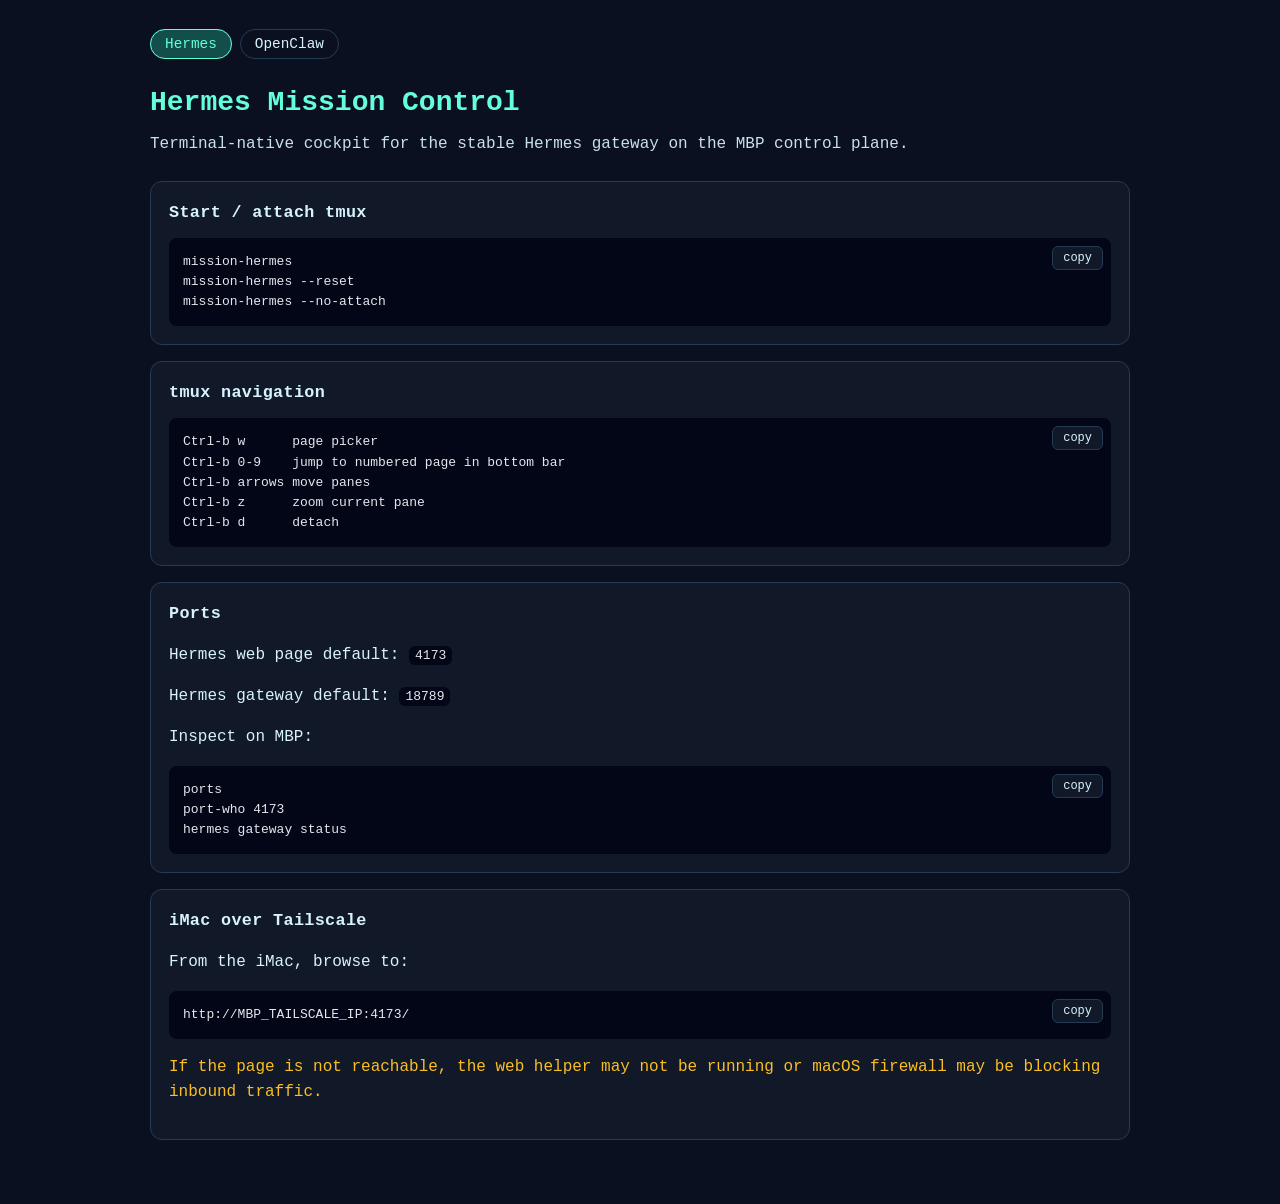
<file: web/hermes/index.html>
<!doctype html>
<html lang="en">
<head>
  <meta charset="utf-8">
  <meta name="viewport" content="width=device-width, initial-scale=1">
  <meta name="description" content="Hermes Mission Control — stable gateway tmux cockpit and ports cheat sheet">
  <title>Hermes Mission Control</title>
  <link rel="stylesheet" href="../mission.css">
</head>
<body class="hermes">
<main>
  <nav aria-label="Mission controls">
    <ul class="site-nav">
      <li><a href="./" aria-current="page">Hermes</a></li>
      <li><a href="../openclaw/">OpenClaw</a></li>
    </ul>
  </nav>

  <h1>Hermes Mission Control</h1>
  <p class="lead">Terminal-native cockpit for the stable Hermes gateway on the MBP control plane.</p>

  <section class="card">
    <h2>Start / attach tmux</h2>
    <pre><button type="button" class="copy-btn" data-copy>copy</button>mission-hermes
mission-hermes --reset
mission-hermes --no-attach</pre>
  </section>

  <section class="card">
    <h2>tmux navigation</h2>
    <pre><button type="button" class="copy-btn" data-copy>copy</button>Ctrl-b w      page picker
Ctrl-b 0-9    jump to numbered page in bottom bar
Ctrl-b arrows move panes
Ctrl-b z      zoom current pane
Ctrl-b d      detach</pre>
  </section>

  <section class="card">
    <h2>Ports</h2>
    <p>Hermes web page default: <code>4173</code></p>
    <p>Hermes gateway default: <code>18789</code></p>
    <p>Inspect on MBP:</p>
    <pre><button type="button" class="copy-btn" data-copy>copy</button>ports
port-who 4173
hermes gateway status</pre>
  </section>

  <section class="card">
    <h2>iMac over Tailscale</h2>
    <p>From the iMac, browse to:</p>
    <pre><button type="button" class="copy-btn" data-copy>copy</button>http://MBP_TAILSCALE_IP:4173/</pre>
    <p class="warn">If the page is not reachable, the web helper may not be running or macOS firewall may be blocking inbound traffic.</p>
  </section>
</main>
<script>
document.querySelectorAll('.copy-btn').forEach((btn) => {
  const pre = btn.parentElement;
  btn.addEventListener('click', async () => {
    const text = pre.innerText.replace(/^copy\n?/, '').trim();
    try {
      await navigator.clipboard.writeText(text);
      btn.textContent = 'copied';
      setTimeout(() => { btn.textContent = 'copy'; }, 1200);
    } catch {
      btn.textContent = 'select';
    }
  });
});
</script>
</body>
</html>
</file>
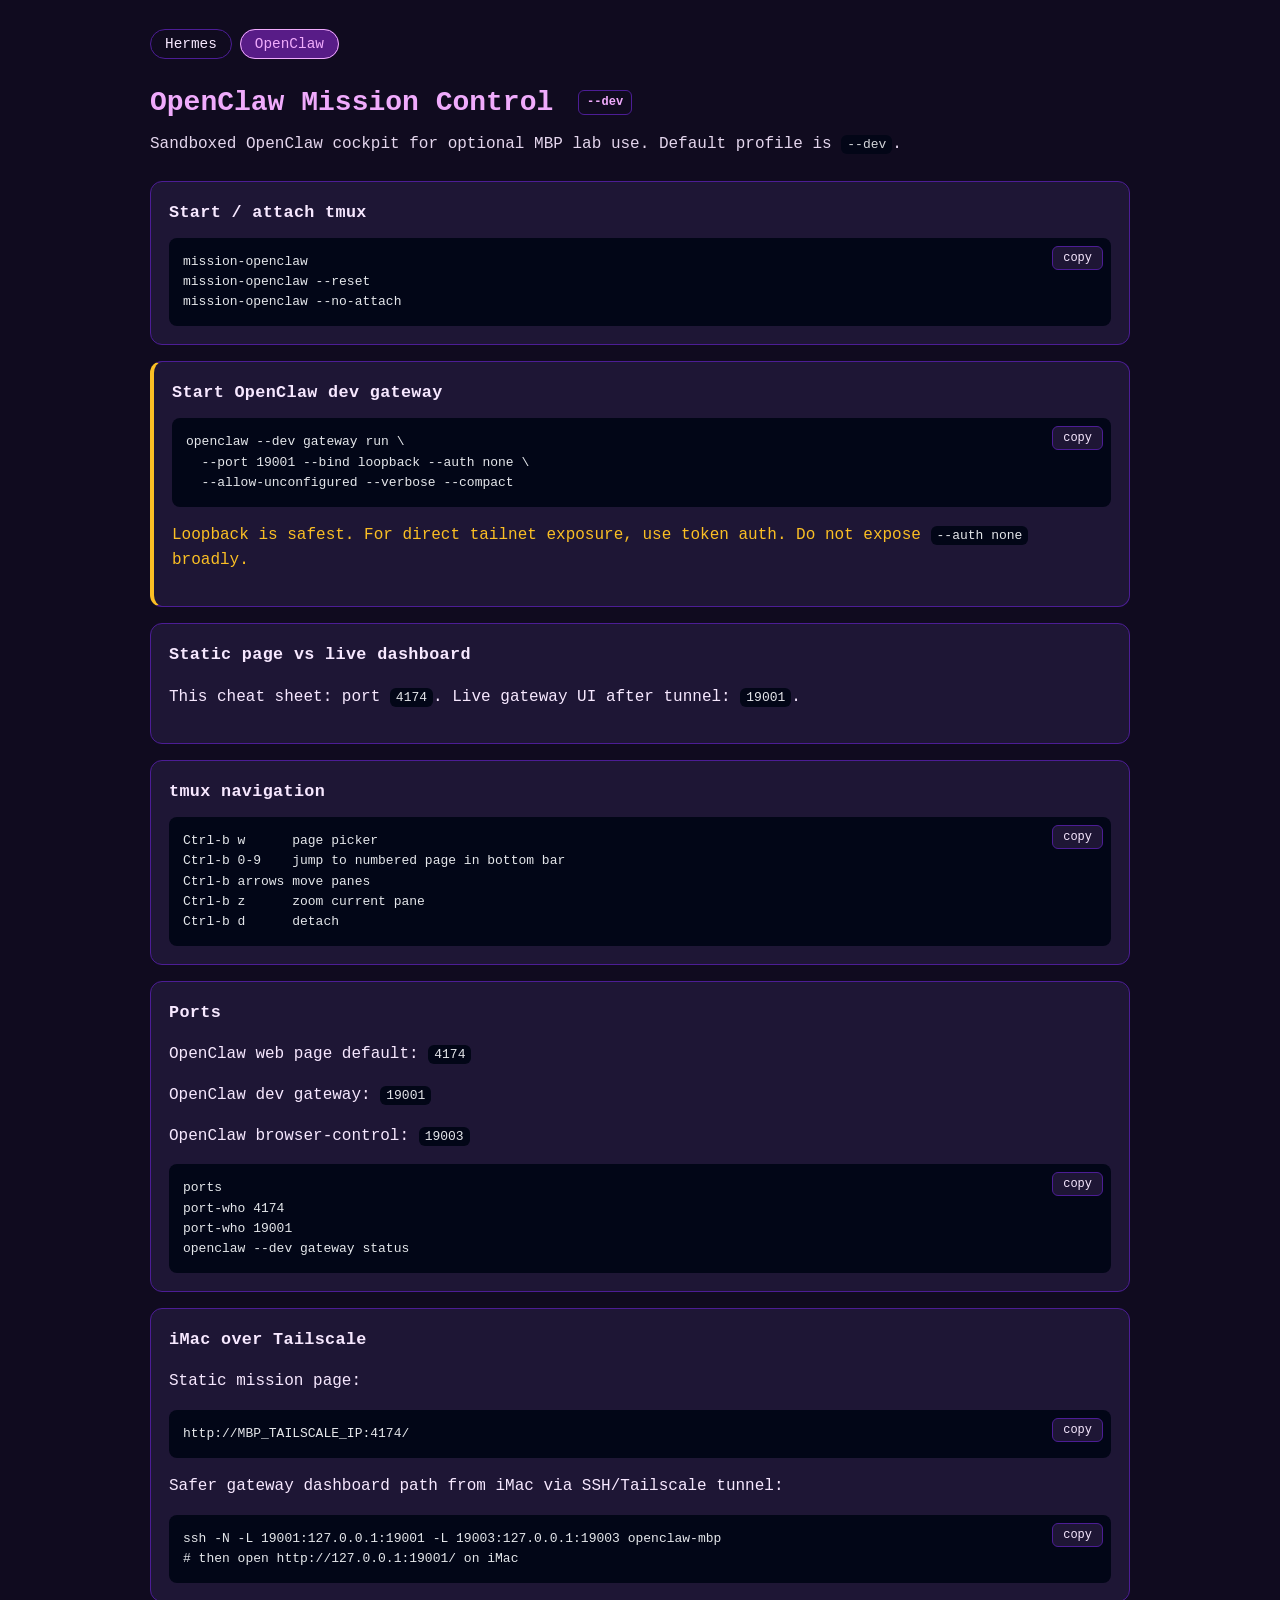
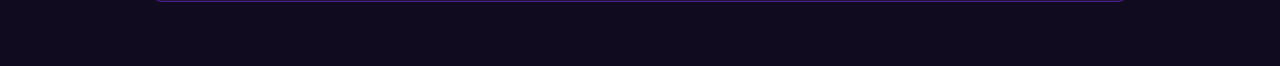
<file: web/openclaw/index.html>
<!doctype html>
<html lang="en">
<head>
  <meta charset="utf-8">
  <meta name="viewport" content="width=device-width, initial-scale=1">
  <meta name="description" content="OpenClaw Mission Control — sandbox dev gateway tmux cockpit">
  <title>OpenClaw Mission Control</title>
  <link rel="stylesheet" href="../mission.css">
</head>
<body class="openclaw">
<main>
  <nav aria-label="Mission controls">
    <ul class="site-nav">
      <li><a href="../hermes/">Hermes</a></li>
      <li><a href="./" aria-current="page">OpenClaw</a></li>
    </ul>
  </nav>

  <h1>OpenClaw Mission Control <span class="badge">--dev</span></h1>
  <p class="lead">Sandboxed OpenClaw cockpit for optional MBP lab use. Default profile is <code>--dev</code>.</p>

  <section class="card">
    <h2>Start / attach tmux</h2>
    <pre><button type="button" class="copy-btn" data-copy>copy</button>mission-openclaw
mission-openclaw --reset
mission-openclaw --no-attach</pre>
  </section>

  <section class="card card warn-callout">
    <h2>Start OpenClaw dev gateway</h2>
    <pre><button type="button" class="copy-btn" data-copy>copy</button>openclaw --dev gateway run \
  --port 19001 --bind loopback --auth none \
  --allow-unconfigured --verbose --compact</pre>
    <p class="warn">Loopback is safest. For direct tailnet exposure, use token auth. Do not expose <code>--auth none</code> broadly.</p>
  </section>

  <section class="card">
    <h2>Static page vs live dashboard</h2>
    <p>This cheat sheet: port <code>4174</code>. Live gateway UI after tunnel: <code>19001</code>.</p>
  </section>

  <section class="card">
    <h2>tmux navigation</h2>
    <pre><button type="button" class="copy-btn" data-copy>copy</button>Ctrl-b w      page picker
Ctrl-b 0-9    jump to numbered page in bottom bar
Ctrl-b arrows move panes
Ctrl-b z      zoom current pane
Ctrl-b d      detach</pre>
  </section>

  <section class="card">
    <h2>Ports</h2>
    <p>OpenClaw web page default: <code>4174</code></p>
    <p>OpenClaw dev gateway: <code>19001</code></p>
    <p>OpenClaw browser-control: <code>19003</code></p>
    <pre><button type="button" class="copy-btn" data-copy>copy</button>ports
port-who 4174
port-who 19001
openclaw --dev gateway status</pre>
  </section>

  <section class="card">
    <h2>iMac over Tailscale</h2>
    <p>Static mission page:</p>
    <pre><button type="button" class="copy-btn" data-copy>copy</button>http://MBP_TAILSCALE_IP:4174/</pre>
    <p>Safer gateway dashboard path from iMac via SSH/Tailscale tunnel:</p>
    <pre><button type="button" class="copy-btn" data-copy>copy</button>ssh -N -L 19001:127.0.0.1:19001 -L 19003:127.0.0.1:19003 openclaw-mbp
# then open http://127.0.0.1:19001/ on iMac</pre>
  </section>
</main>
<script>
document.querySelectorAll('.copy-btn').forEach((btn) => {
  const pre = btn.parentElement;
  btn.addEventListener('click', async () => {
    const text = pre.innerText.replace(/^copy\n?/, '').trim();
    try {
      await navigator.clipboard.writeText(text);
      btn.textContent = 'copied';
      setTimeout(() => { btn.textContent = 'copy'; }, 1200);
    } catch {
      btn.textContent = 'select';
    }
  });
});
</script>
</body>
</html>
</file>
<file: web/mission.css>
/* Shared mission-control static pages (Hermes + OpenClaw) */
:root {
  --font-mono: ui-monospace, SFMono-Regular, Menlo, Monaco, Consolas, monospace;
  --radius: 12px;
  --warn: #fbbf24;
  --link: #93c5fd;
  --pre-bg: #020617;
  --pre-fg: #e5e7eb;
  --max-w: 980px;
}

body {
  margin: 0;
  font-family: var(--font-mono);
  line-height: 1.55;
}

body.hermes {
  --bg: #0b1020;
  --fg: #d8f3ff;
  --accent: #64ffda;
  --card-bg: #111827;
  --card-border: #243b53;
  --nav-active-bg: #134e4a;
  --nav-active-fg: #64ffda;
}

body.openclaw {
  --bg: #100b1f;
  --fg: #f7e8ff;
  --accent: #f0abfc;
  --card-bg: #1e1635;
  --card-border: #4c1d95;
  --nav-active-bg: #581c87;
  --nav-active-fg: #f0abfc;
}

body {
  background: var(--bg);
  color: var(--fg);
}

a {
  color: var(--link);
}

a:focus-visible,
button:focus-visible {
  outline: 2px solid var(--accent);
  outline-offset: 2px;
}

.site-nav {
  display: flex;
  gap: 8px;
  flex-wrap: wrap;
  margin: 0 0 24px;
  padding: 0;
  list-style: none;
}

.site-nav a {
  text-decoration: none;
  padding: 6px 14px;
  border-radius: 999px;
  border: 1px solid var(--card-border);
  color: var(--fg);
  font-size: 0.9rem;
}

.site-nav a[aria-current="page"] {
  background: var(--nav-active-bg);
  color: var(--nav-active-fg);
  border-color: var(--accent);
}

main {
  max-width: var(--max-w);
  margin: 0 auto;
  padding: 32px 24px 48px;
}

h1 {
  color: var(--accent);
  font-size: 1.75rem;
  margin: 0 0 8px;
}

.lead {
  margin: 0 0 24px;
  opacity: 0.92;
}

.badge {
  display: inline-block;
  font-size: 0.75rem;
  padding: 2px 8px;
  border-radius: 6px;
  border: 1px solid var(--card-border);
  margin-left: 8px;
  vertical-align: middle;
  color: var(--accent);
}

h2 {
  font-size: 1.05rem;
  font-weight: 600;
  margin: 0 0 12px;
  letter-spacing: 0.02em;
}

.card {
  border: 1px solid var(--card-border);
  border-radius: var(--radius);
  padding: 18px;
  margin: 16px 0;
  background: var(--card-bg);
}

.card.warn-callout {
  border-left: 4px solid var(--warn);
}

pre {
  position: relative;
  background: var(--pre-bg);
  color: var(--pre-fg);
  border-radius: 8px;
  padding: 14px 14px 14px 14px;
  overflow-x: auto;
  margin: 0;
}

code {
  background: var(--pre-bg);
  color: var(--pre-fg);
  border-radius: 6px;
  padding: 2px 6px;
}

.copy-btn {
  position: absolute;
  top: 8px;
  right: 8px;
  font-family: var(--font-mono);
  font-size: 0.75rem;
  padding: 4px 10px;
  border-radius: 6px;
  border: 1px solid var(--card-border);
  background: var(--card-bg);
  color: var(--fg);
  cursor: pointer;
}

.copy-btn:hover {
  border-color: var(--accent);
}

.warn {
  color: var(--warn);
}
</file>
